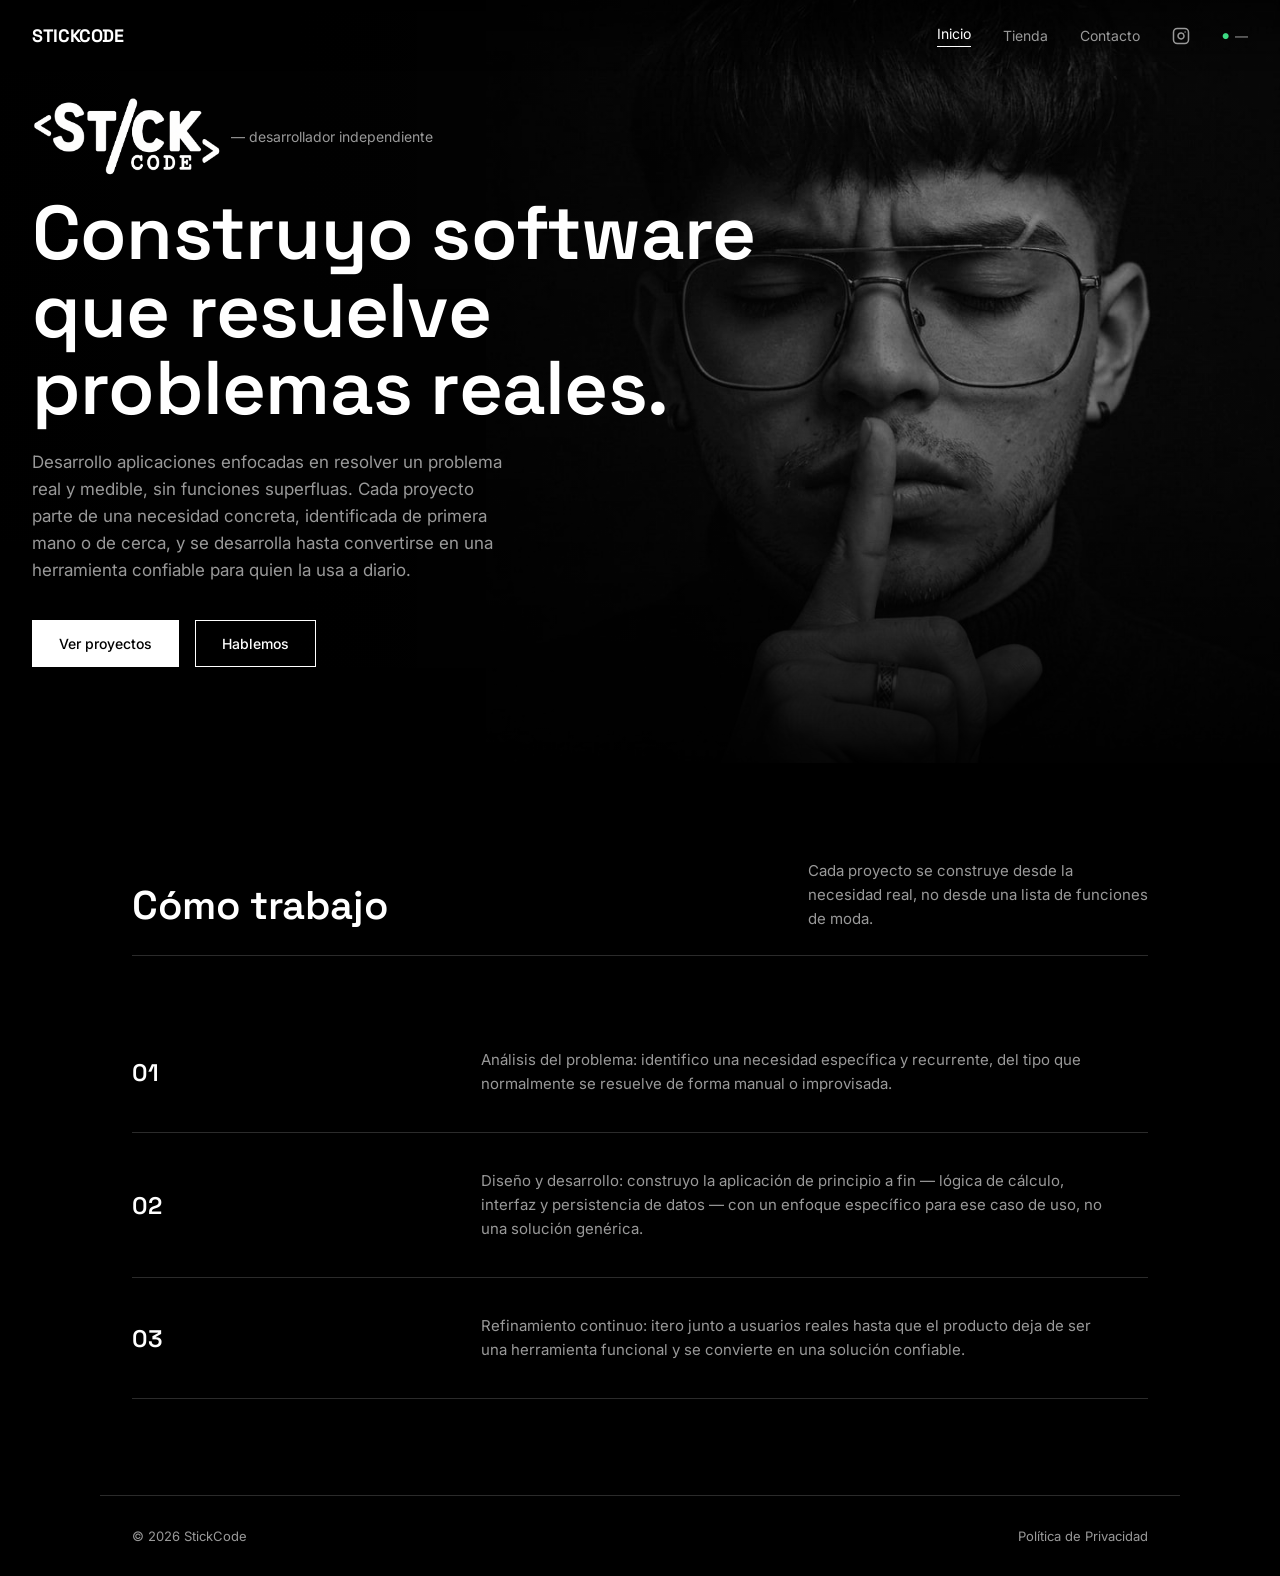
<file: index.html>
<!DOCTYPE html>
<html lang="es">
<head>
<meta charset="UTF-8">
<meta name="viewport" content="width=device-width, initial-scale=1.0">
<title>StickCode</title>
<meta name="description" content="StickCode construye aplicaciones que resuelven problemas cotidianos, empezando por MyNomiApp: nómina y horas extra para trabajadores colombianos.">
<link rel="stylesheet" href="style.css">
</head>
<body>

<nav class="nav" id="nav">
	<a href="index.html" class="nav-logo">STICKCODE</a>
	<div class="nav-links">
    <a href="index.html" class="active">Inicio</a>
		<a href="tienda.html">Tienda</a>
    <a href="contacto.html">Contacto</a>
    <a href="https://www.instagram.com/stickcode_" target="_blank" rel="noopener" class="nav-ig" aria-label="Instagram de StickCode">
      <svg viewBox="0 0 24 24" fill="none" stroke="currentColor" stroke-width="2" stroke-linecap="round" stroke-linejoin="round"><rect x="2" y="2" width="20" height="20" rx="5" ry="5"></rect><path d="M16 11.37A4 4 0 1 1 12.63 8 4 4 0 0 1 16 11.37z"></path><line x1="17.5" x2="17.51" y1="6.5" y2="6.5"></line></svg>
    </a>
    <span class="nav-counter"><span class="nav-counter-dot">●</span> <span data-site-counter>···</span></span>
  </div>
	<button class="nav-toggle" id="navToggle" aria-label="Abrir menú"><span></span><span></span><span></span></button>
</nav>

<section class="hero" id="hero">
  <div class="hero-bg hero-bg-a" style="background-image: url('assets/hero-photo.jpg');"></div>
  <div class="hero-bg hero-bg-b" style="background-image: url('assets/hero-photo1.jpg');"></div>
  <div class="hero-content">
    <div class="hero-eyebrow"><img src="assets/logostickcode.png" alt="StickCode"> — desarrollador independiente</div>
    <h1>Construyo software<br>que resuelve problemas reales.</h1>
    <p>Desarrollo aplicaciones enfocadas en resolver un problema real y medible, sin funciones superfluas. Cada proyecto parte de una necesidad concreta, identificada de primera mano o de cerca, y se desarrolla hasta convertirse en una herramienta confiable para quien la usa a diario.</p>
    <div class="hero-actions">
	    <a href="tienda.html#proyectos" class="btn filled">Ver proyectos</a>
      <a href="contacto.html" class="btn outline">Hablemos</a>
    </div>
  </div>
</section>

<section class="wrap">
  <div class="section-head">
    <h2>Cómo trabajo</h2>
    <p>Cada proyecto se construye desde la necesidad real, no desde una lista de funciones de moda.</p>
  </div>

  <div class="app-row">
    <div class="app-name">01</div>
    <div class="app-desc">Análisis del problema: identifico una necesidad específica y recurrente, del tipo que normalmente se resuelve de forma manual o improvisada.</div>
    <div></div>
  </div>
  <div class="app-row">
    <div class="app-name">02</div>
    <div class="app-desc">Diseño y desarrollo: construyo la aplicación de principio a fin — lógica de cálculo, interfaz y persistencia de datos — con un enfoque específico para ese caso de uso, no una solución genérica.</div>
    <div></div>
  </div>
  <div class="app-row">
    <div class="app-name">03</div>
    <div class="app-desc">Refinamiento continuo: itero junto a usuarios reales hasta que el producto deja de ser una herramienta funcional y se convierte en una solución confiable.</div>
    <div></div>
  </div>
</section>

<footer class="wrap">
  <span>© <span id="year"></span> StickCode</span>
  <a href="privacidad.html">Política de Privacidad</a>
</footer>

<script>
  document.getElementById('year').textContent = new Date().getFullYear();
  window.addEventListener('scroll', () => {
    document.getElementById('nav').classList.toggle('solid', window.scrollY > 40);
  });
</script>

<script>
  (function () {
    var hero = document.getElementById('hero');
    if (!hero) return;
    var showingColor = false;
    setInterval(function () {
      hero.classList.add('glitch-active');
      setTimeout(function () {
        showingColor = !showingColor;
        hero.classList.toggle('show-color', showingColor);
        hero.classList.remove('glitch-active');
      }, 500);
    }, 9000);
  })();
</script>


<script>
  (function () {
    var els = document.querySelectorAll('[data-site-counter]');
    if (!els.length) return;
    fetch('https://countapi.mileshilliard.com/api/v1/hit/stickcode-dev-site-visits')
      .then(function (res) { return res.json(); })
      .then(function (data) {
        var count = data && data.value !== undefined ? parseInt(data.value, 10) : null;
        els.forEach(function (el) {
          el.textContent = (typeof count === 'number' && !isNaN(count)) ? count.toLocaleString('es-CO') : '—';
        });
      })
      .catch(function () {
        els.forEach(function (el) { el.textContent = '—'; });
      });
  })();
</script>

<script>
  const navToggle = document.getElementById('navToggle');
  const navLinks = document.querySelector('.nav-links');
  if (navToggle && navLinks) {
    navToggle.addEventListener('click', () => {
      navToggle.classList.toggle('open');
      navLinks.classList.toggle('open');
    });
    navLinks.querySelectorAll('a').forEach(a => {
      a.addEventListener('click', () => {
        navToggle.classList.remove('open');
        navLinks.classList.remove('open');
      });
    });
  }
</script>
</body>
</html>
</file>
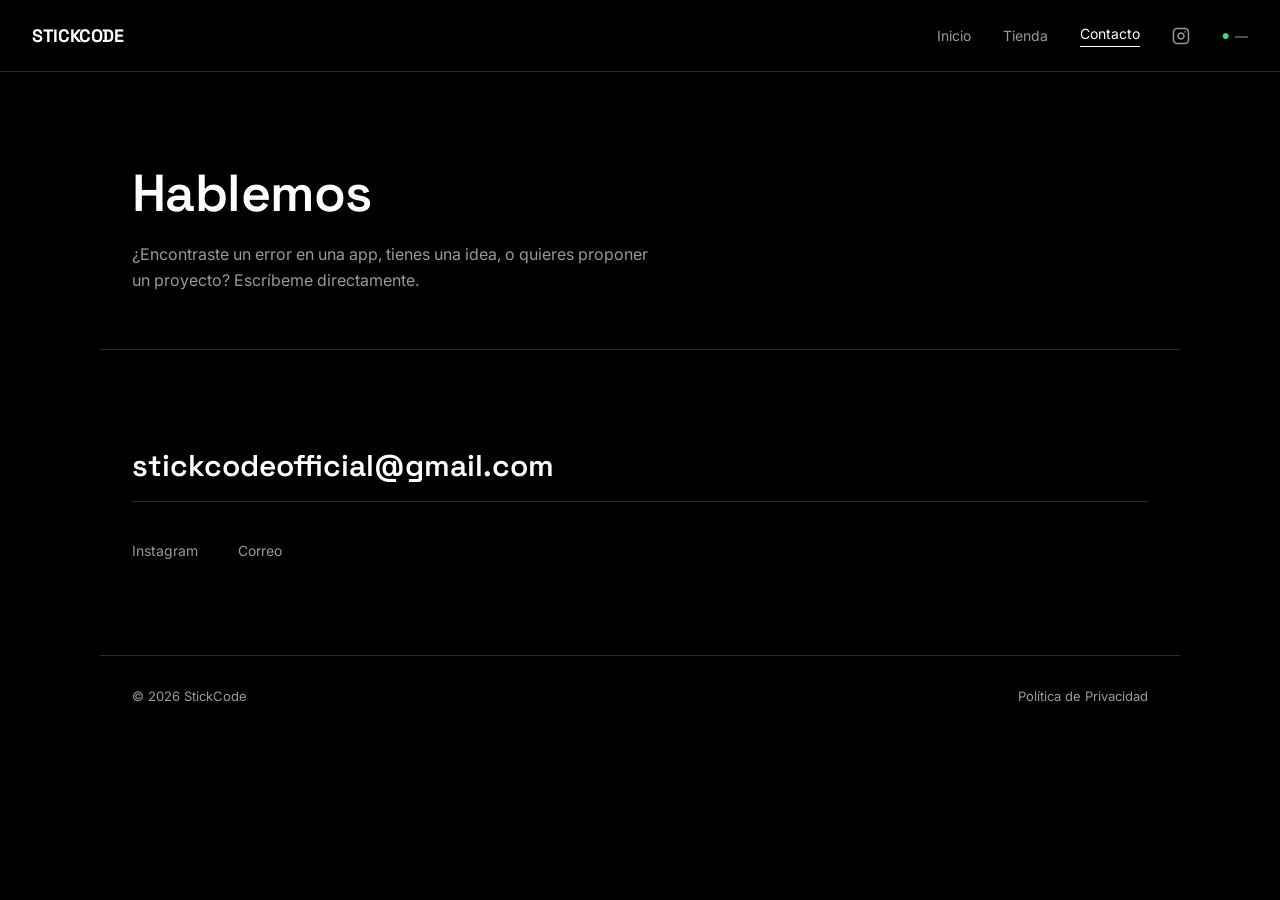
<file: contacto.html>
<!DOCTYPE html>
<html lang="es">
<head>
<meta charset="UTF-8">
<meta name="viewport" content="width=device-width, initial-scale=1.0">
<title>Contacto | StickCode</title>
<meta name="description" content="Escríbeme para hablar de un proyecto, reportar un error o proponer una idea.">
<link rel="stylesheet" href="style.css">
</head>
<body>

<nav class="nav solid">
	<a href="index.html" class="nav-logo">STICKCODE</a>
	<div class="nav-links">
    <a href="index.html">Inicio</a>
	<a href="tienda.html">Tienda</a>
    <a href="contacto.html" class="active">Contacto</a>
    <a href="https://www.instagram.com/stickcode_" target="_blank" rel="noopener" class="nav-ig" aria-label="Instagram de StickCode">
      <svg viewBox="0 0 24 24" fill="none" stroke="currentColor" stroke-width="2" stroke-linecap="round" stroke-linejoin="round"><rect x="2" y="2" width="20" height="20" rx="5" ry="5"></rect><path d="M16 11.37A4 4 0 1 1 12.63 8 4 4 0 0 1 16 11.37z"></path><line x1="17.5" x2="17.51" y1="6.5" y2="6.5"></line></svg>
    </a>
    <span class="nav-counter"><span class="nav-counter-dot">●</span> <span data-site-counter>···</span></span>
  </div>
	<button class="nav-toggle" id="navToggle" aria-label="Abrir menú"><span></span><span></span><span></span></button>
</nav>

<header class="page-header wrap">
  <h1>Hablemos</h1>
  <p>¿Encontraste un error en una app, tienes una idea, o quieres proponer un proyecto? Escríbeme directamente.</p>
</header>

<section class="wrap">
  <div class="contact-block">
    <a href="mailto:contacto@stickcode.dev" class="contact-email">stickcodeofficial@gmail.com</a>
    <div class="contact-meta">
      <a href="https://www.instagram.com/stickcodeofficial" target="_blank" rel="noopener">Instagram</a>
      <a href="mailto:stickcodeofficial@gmail.com">Correo</a>
    </div>
  </div>
</section>

<footer class="wrap">
  <span>© <span id="year"></span> StickCode</span>
  <a href="privacidad.html">Política de Privacidad</a>
</footer>

<script>
  document.getElementById('year').textContent = new Date().getFullYear();
</script>


<script>
  (function () {
    var els = document.querySelectorAll('[data-site-counter]');
    if (!els.length) return;
    fetch('https://countapi.mileshilliard.com/api/v1/hit/stickcode-dev-site-visits')
      .then(function (res) { return res.json(); })
      .then(function (data) {
        var count = data && data.value !== undefined ? parseInt(data.value, 10) : null;
        els.forEach(function (el) {
          el.textContent = (typeof count === 'number' && !isNaN(count)) ? count.toLocaleString('es-CO') : '—';
        });
      })
      .catch(function () {
        els.forEach(function (el) { el.textContent = '—'; });
      });
  })();
</script>

<script>
  const navToggle = document.getElementById('navToggle');
  const navLinks = document.querySelector('.nav-links');
  if (navToggle && navLinks) {
    navToggle.addEventListener('click', () => {
      navToggle.classList.toggle('open');
      navLinks.classList.toggle('open');
    });
    navLinks.querySelectorAll('a').forEach(a => {
      a.addEventListener('click', () => {
        navToggle.classList.remove('open');
        navLinks.classList.remove('open');
      });
    });
  }
</script>
</body>
</html>
</file>
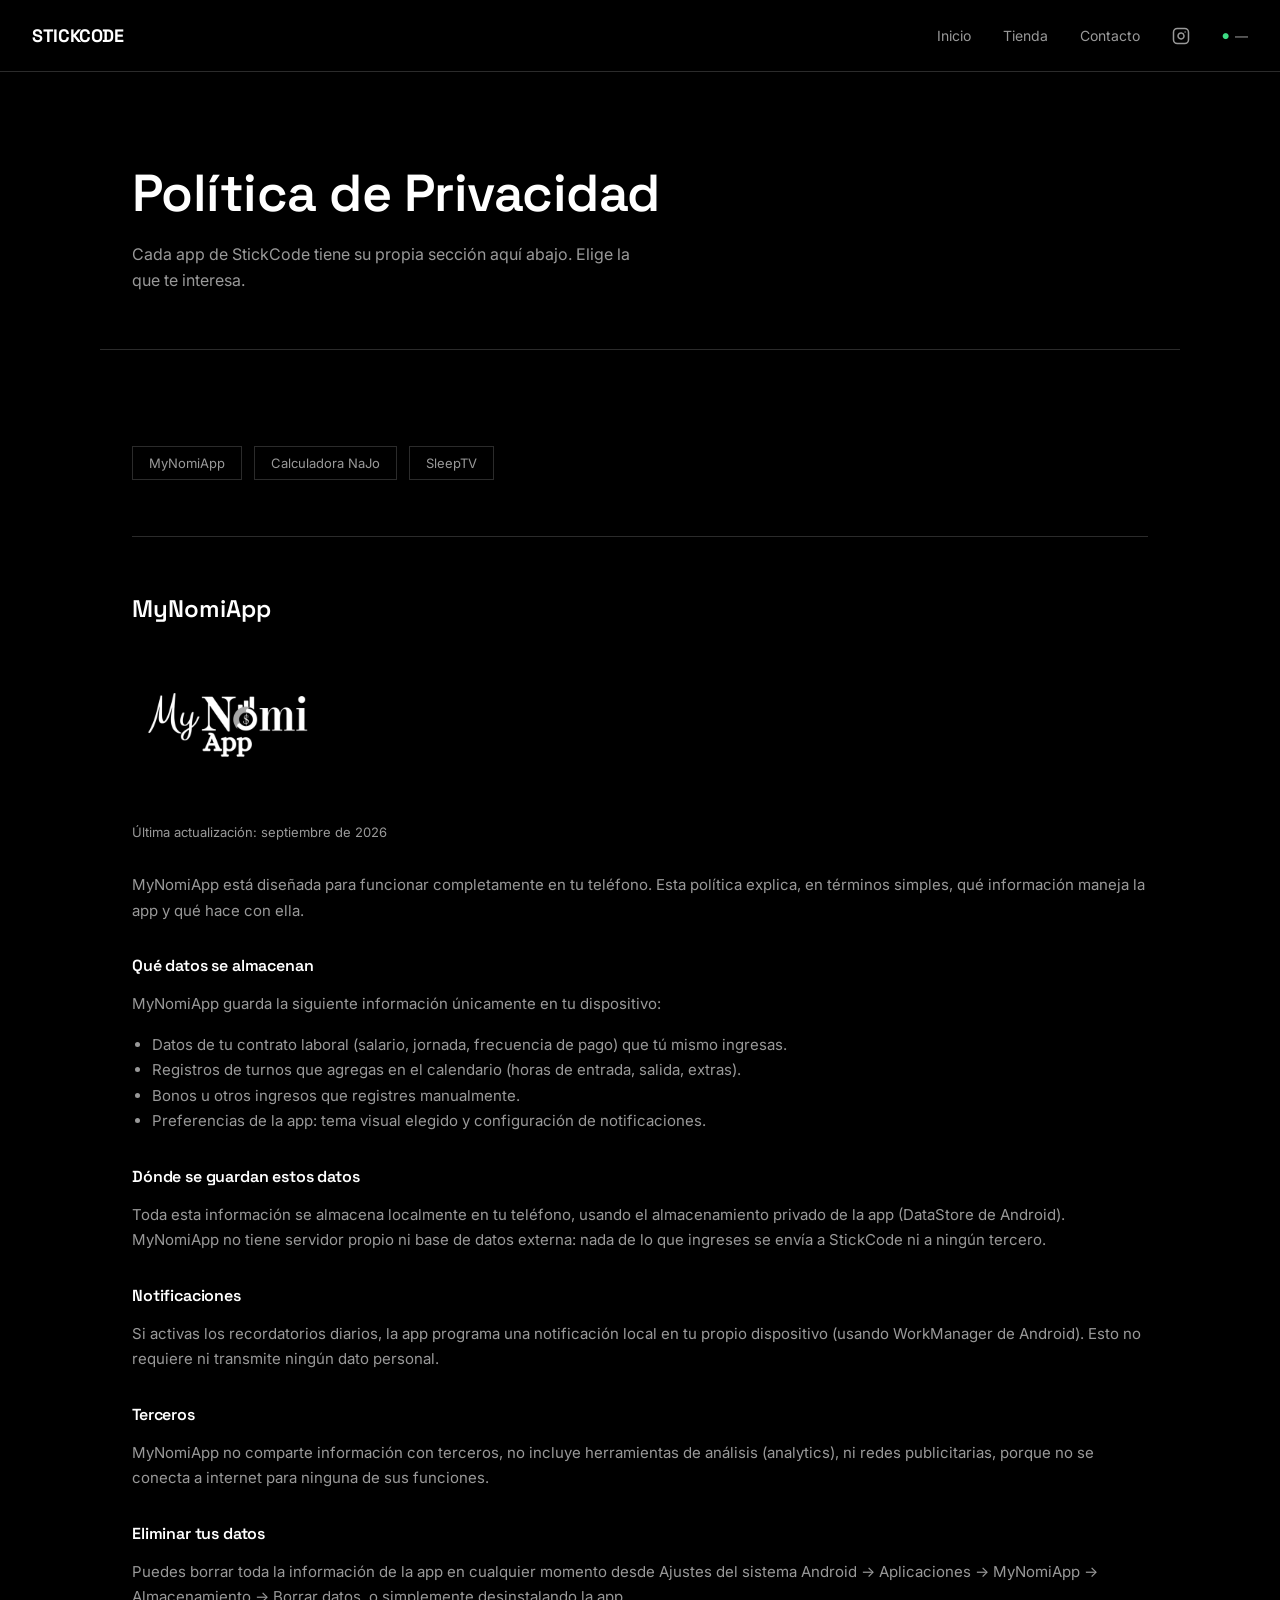
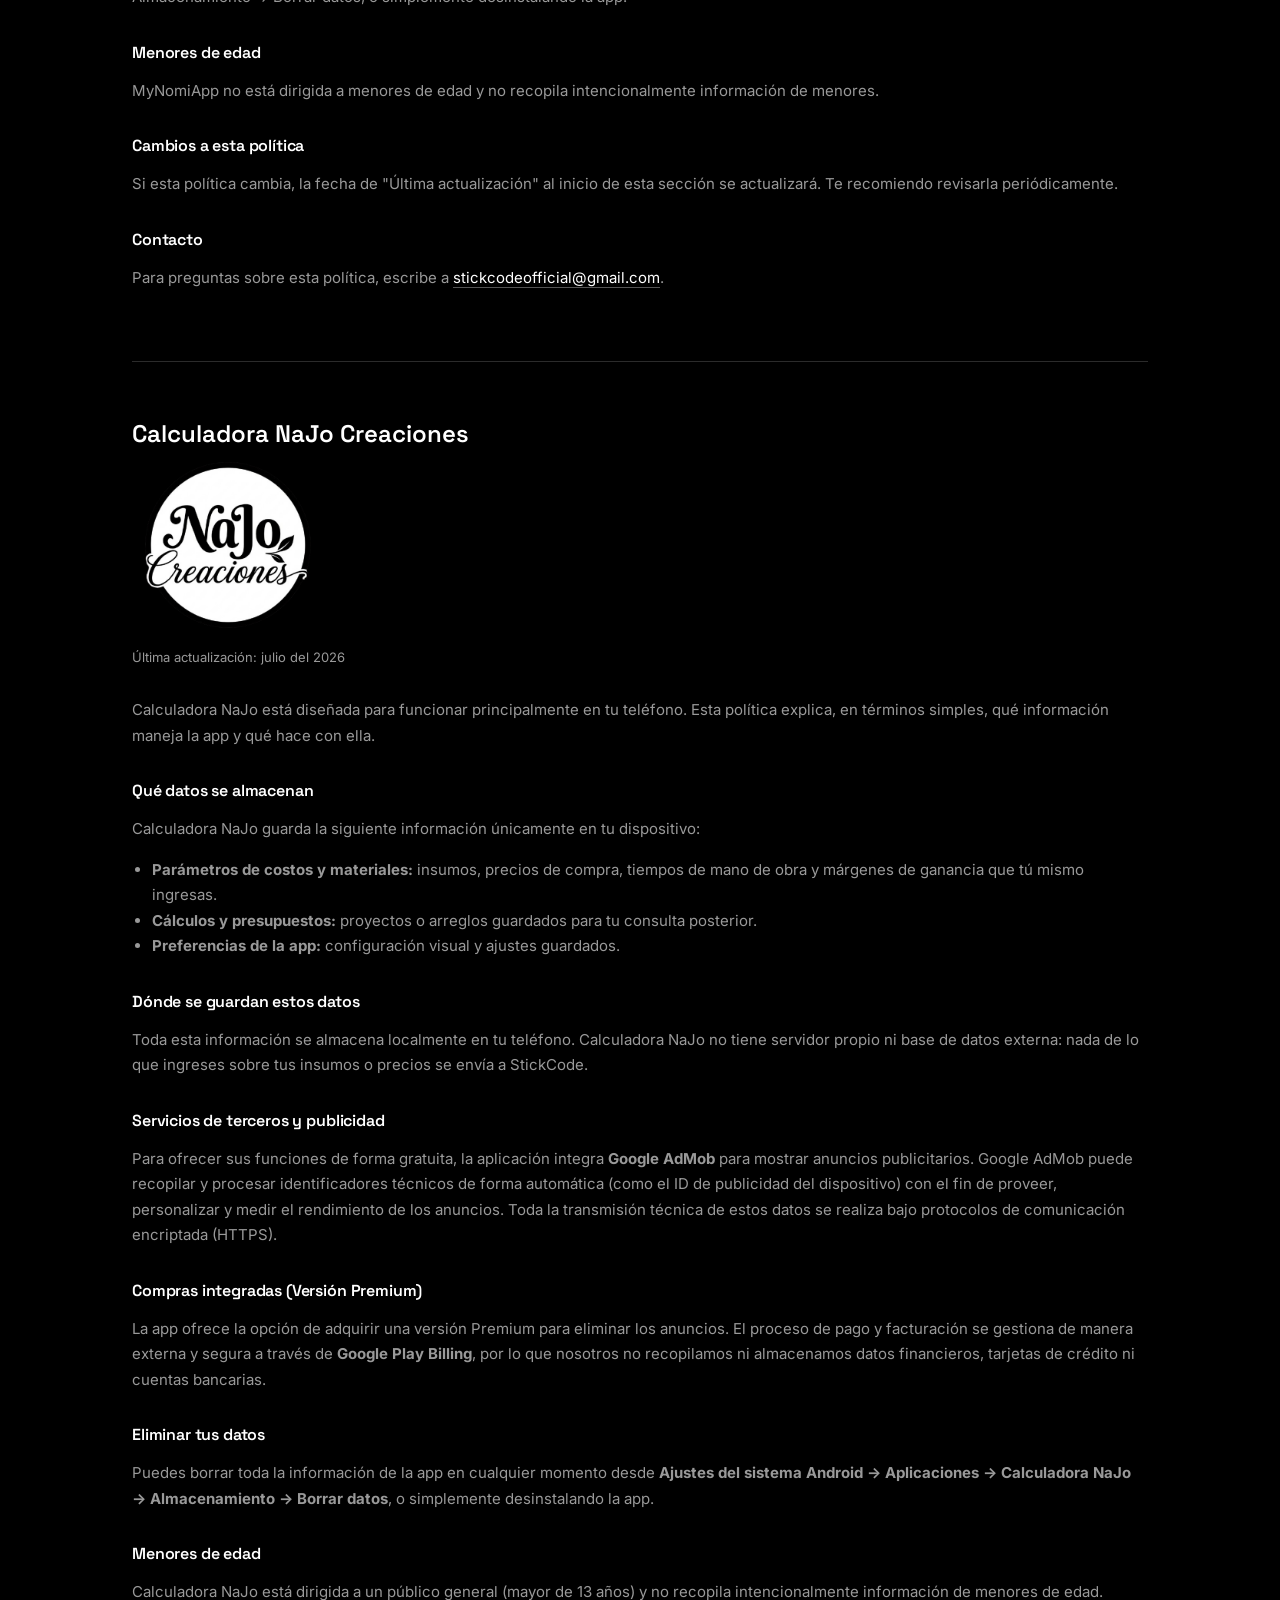
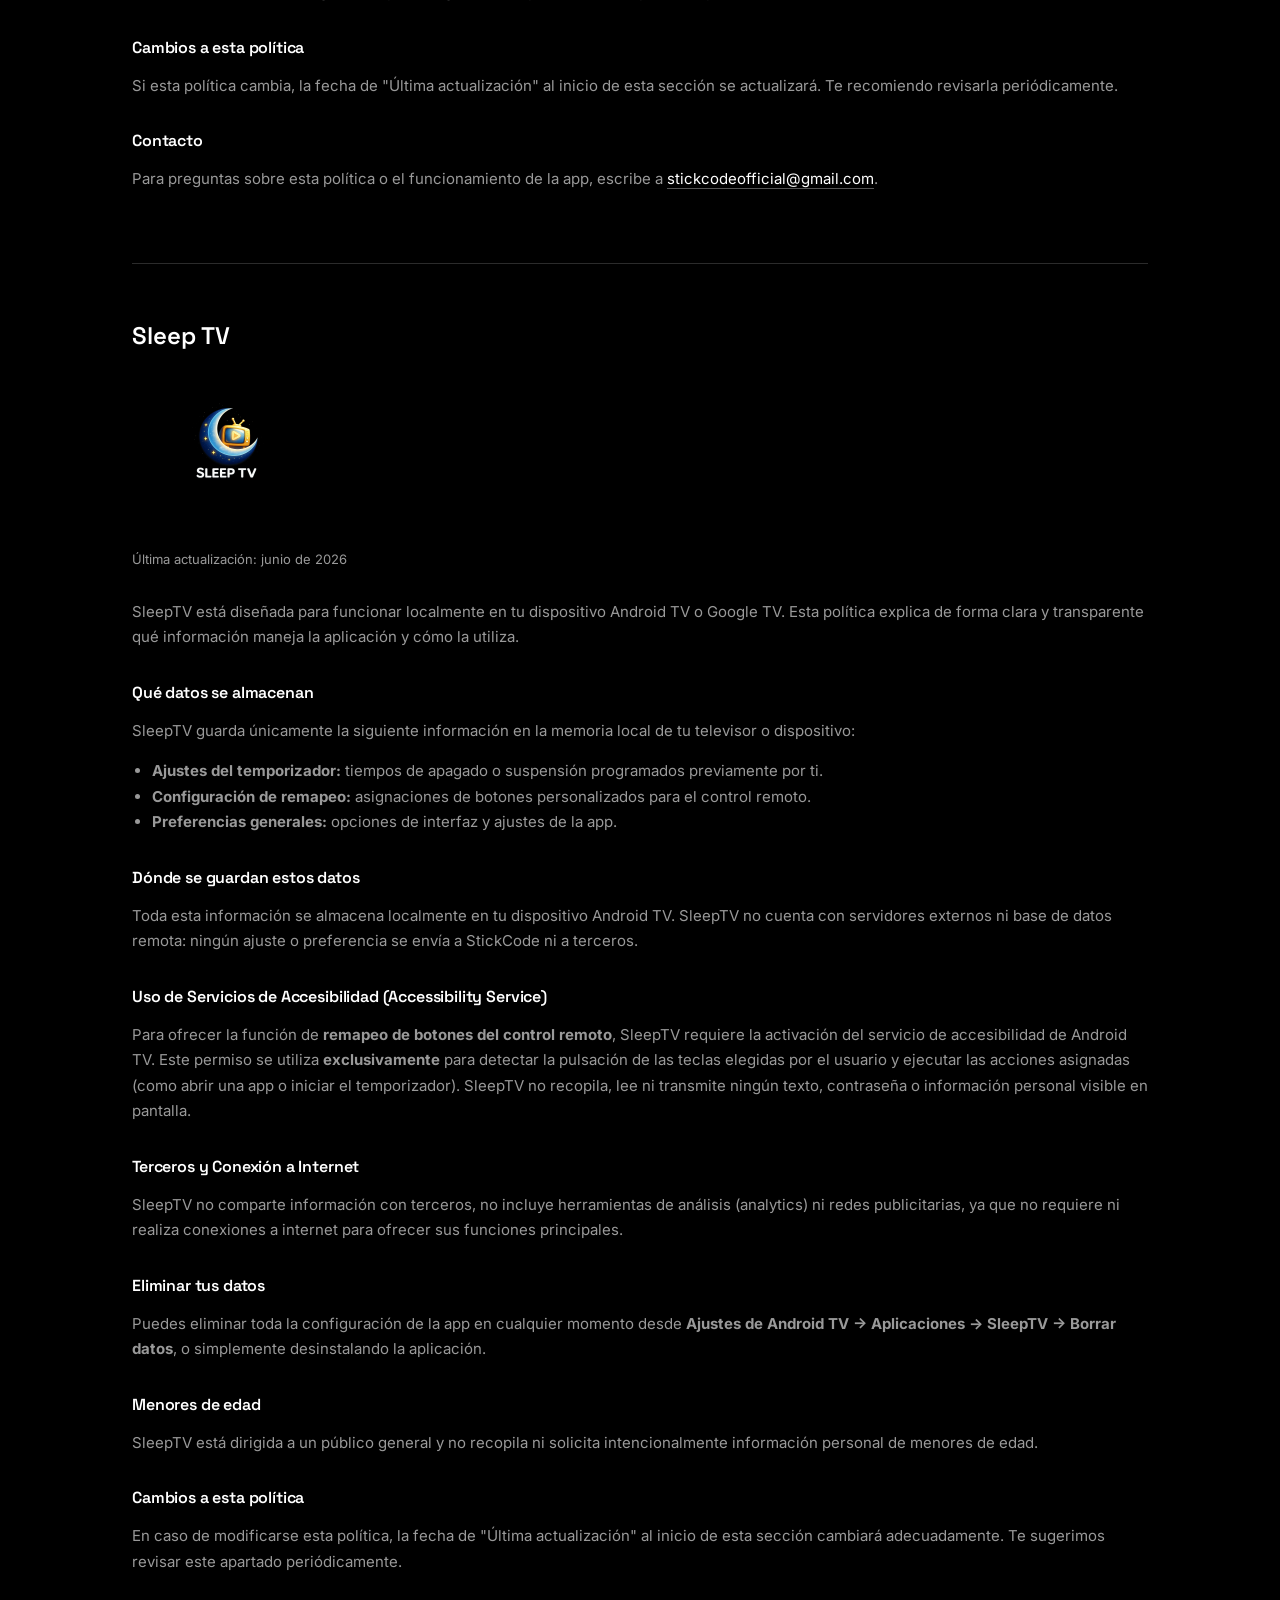
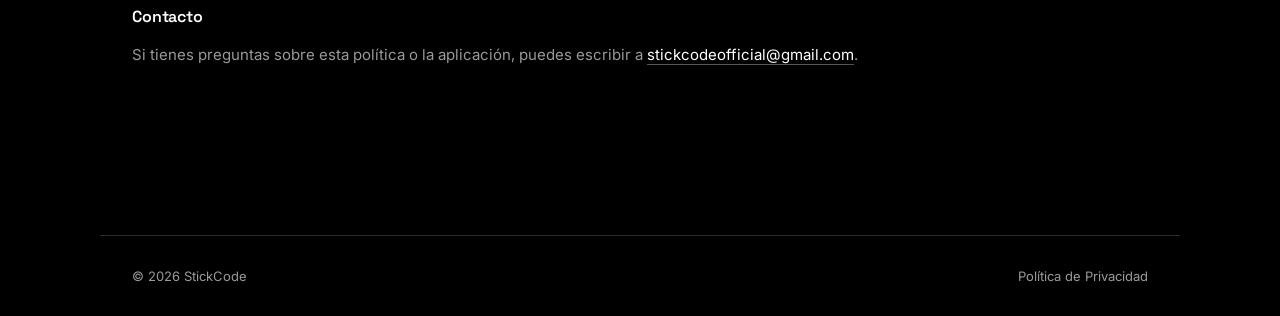
<file: privacidad.html>
<!DOCTYPE html>
<html lang="es">
	<head>
		<meta charset="UTF-8">
			<meta name="viewport" content="width=device-width, initial-scale=1.0">
				<title>Política de Privacidad | StickCode</title>
				<meta name="description" content="Políticas de privacidad de las aplicaciones móviles y de Android TV desarrolladas por StickCode.">
					<link rel="stylesheet" href="style.css">
</head>
	<body>

		<nav class="nav solid">
			<a href="index.html" class="nav-logo">STICKCODE</a>
			<div class="nav-links">
				<a href="index.html">Inicio</a>
				<a href="tienda.html">Tienda</a>
    <a href="contacto.html">Contacto</a>
    <a href="https://www.instagram.com/stickcode_" target="_blank" rel="noopener" class="nav-ig" aria-label="Instagram de StickCode">
      <svg viewBox="0 0 24 24" fill="none" stroke="currentColor" stroke-width="2" stroke-linecap="round" stroke-linejoin="round"><rect x="2" y="2" width="20" height="20" rx="5" ry="5"></rect><path d="M16 11.37A4 4 0 1 1 12.63 8 4 4 0 0 1 16 11.37z"></path><line x1="17.5" x2="17.51" y1="6.5" y2="6.5"></line></svg>
    </a>
    <span class="nav-counter"><span class="nav-counter-dot">●</span> <span data-site-counter>···</span></span>
  </div>
	<button class="nav-toggle" id="navToggle" aria-label="Abrir menú"><span></span><span></span><span></span></button>
		</nav>

		<header class="page-header wrap">
			<h1>Política de Privacidad</h1>
			<p>Cada app de StickCode tiene su propia sección aquí abajo. Elige la que te interesa.</p>
		</header>

		<section class="wrap">
			<!-- NAVEGACIÓN SUPERIOR CON TODAS LAS APPS -->
			<div class="privacy-nav">
				<a href="#mynomiapp">MyNomiApp</a>
				<a href="#calculadoranajocreaciones">Calculadora NaJo</a>
				<a href="#sleeptv">SleepTV</a>
			</div>

			<!-- MYNOMIAPP -->
			<article class="privacy-app" id="mynomiapp">
				<div class="app-name">MyNomiApp</div>
				<h2>
					<img src="assets/mynomiapplogoblanco.png" alt="MyNomiApp">
				</h2>
				<div class="privacy-updated">Última actualización: septiembre de 2026</div>

				<p>MyNomiApp está diseñada para funcionar completamente en tu teléfono. Esta política explica, en términos simples, qué información maneja la app y qué hace con ella.</p>

				<h3>Qué datos se almacenan</h3>
				<p>MyNomiApp guarda la siguiente información únicamente en tu dispositivo:</p>
				<ul>
					<li>Datos de tu contrato laboral (salario, jornada, frecuencia de pago) que tú mismo ingresas.</li>
					<li>Registros de turnos que agregas en el calendario (horas de entrada, salida, extras).</li>
					<li>Bonos u otros ingresos que registres manualmente.</li>
					<li>Preferencias de la app: tema visual elegido y configuración de notificaciones.</li>
				</ul>

				<h3>Dónde se guardan estos datos</h3>
				<p>Toda esta información se almacena localmente en tu teléfono, usando el almacenamiento privado de la app (DataStore de Android). MyNomiApp no tiene servidor propio ni base de datos externa: nada de lo que ingreses se envía a StickCode ni a ningún tercero.</p>

				<h3>Notificaciones</h3>
				<p>Si activas los recordatorios diarios, la app programa una notificación local en tu propio dispositivo (usando WorkManager de Android). Esto no requiere ni transmite ningún dato personal.</p>

				<h3>Terceros</h3>
				<p>MyNomiApp no comparte información con terceros, no incluye herramientas de análisis (analytics), ni redes publicitarias, porque no se conecta a internet para ninguna de sus funciones.</p>

				<h3>Eliminar tus datos</h3>
				<p>Puedes borrar toda la información de la app en cualquier momento desde Ajustes del sistema Android → Aplicaciones → MyNomiApp → Almacenamiento → Borrar datos, o simplemente desinstalando la app.</p>

				<h3>Menores de edad</h3>
				<p>MyNomiApp no está dirigida a menores de edad y no recopila intencionalmente información de menores.</p>

				<h3>Cambios a esta política</h3>
				<p>Si esta política cambia, la fecha de "Última actualización" al inicio de esta sección se actualizará. Te recomiendo revisarla periódicamente.</p>

				<h3>Contacto</h3>
				<p>
					Para preguntas sobre esta política, escribe a <a href="mailto:stickcodeofficial@gmail.com" style="color:var(--white); border-bottom:1px solid var(--gray-3);">stickcodeofficial@gmail.com</a>.
				</p>
			</article>

			<!-- CALCULADORA NAJO CREACIONES -->
			<article class="privacy-app" id="calculadoranajocreaciones">
				<div class="app-name">Calculadora NaJo Creaciones</div>
				<h2>
					<img src="assets/1775512325619.png" alt="Calculadora NaJo">
				</h2>
				<div class="privacy-updated">Última actualización: julio del 2026</div>

				<p>Calculadora NaJo está diseñada para funcionar principalmente en tu teléfono. Esta política explica, en términos simples, qué información maneja la app y qué hace con ella.</p>

				<h3>Qué datos se almacenan</h3>
				<p>Calculadora NaJo guarda la siguiente información únicamente en tu dispositivo:</p>
				<ul>
					<li>
						<strong>Parámetros de costos y materiales:</strong> insumos, precios de compra, tiempos de mano de obra y márgenes de ganancia que tú mismo ingresas.
					</li>
					<li>
						<strong>Cálculos y presupuestos:</strong> proyectos o arreglos guardados para tu consulta posterior.
					</li>
					<li>
						<strong>Preferencias de la app:</strong> configuración visual y ajustes guardados.
					</li>
				</ul>

				<h3>Dónde se guardan estos datos</h3>
				<p>Toda esta información se almacena localmente en tu teléfono. Calculadora NaJo no tiene servidor propio ni base de datos externa: nada de lo que ingreses sobre tus insumos o precios se envía a StickCode.</p>

				<h3>Servicios de terceros y publicidad</h3>
				<p>
					Para ofrecer sus funciones de forma gratuita, la aplicación integra <strong>Google AdMob</strong> para mostrar anuncios publicitarios. Google AdMob puede recopilar y procesar identificadores técnicos de forma automática (como el ID de publicidad del dispositivo) con el fin de proveer, personalizar y medir el rendimiento de los anuncios. Toda la transmisión técnica de estos datos se realiza bajo protocolos de comunicación encriptada (HTTPS).
				</p>

				<h3>Compras integradas (Versión Premium)</h3>
				<p>
					La app ofrece la opción de adquirir una versión Premium para eliminar los anuncios. El proceso de pago y facturación se gestiona de manera externa y segura a través de <strong>Google Play Billing</strong>, por lo que nosotros no recopilamos ni almacenamos datos financieros, tarjetas de crédito ni cuentas bancarias.
				</p>

				<h3>Eliminar tus datos</h3>
				<p>
					Puedes borrar toda la información de la app en cualquier momento desde <strong>Ajustes del sistema Android → Aplicaciones → Calculadora NaJo → Almacenamiento → Borrar datos</strong>, o simplemente desinstalando la app.
				</p>

				<h3>Menores de edad</h3>
				<p>Calculadora NaJo está dirigida a un público general (mayor de 13 años) y no recopila intencionalmente información de menores de edad.</p>

				<h3>Cambios a esta política</h3>
				<p>Si esta política cambia, la fecha de "Última actualización" al inicio de esta sección se actualizará. Te recomiendo revisarla periódicamente.</p>

				<h3>Contacto</h3>
				<p>
					Para preguntas sobre esta política o el funcionamiento de la app, escribe a <a href="mailto:stickcodeofficial@gmail.com" style="color:var(--white); border-bottom:1px solid var(--gray-3);">stickcodeofficial@gmail.com</a>.
				</p>
			</article>

			<!-- SLEEPTV -->
			<article class="privacy-app" id="sleeptv">
				<div class="app-name">Sleep TV</div>
				<h2>
					<img src="assets/sleeptv.png" alt="SleepTV">
				</h2>
				<div class="privacy-updated">Última actualización: junio de 2026</div>

				<p>SleepTV está diseñada para funcionar localmente en tu dispositivo Android TV o Google TV. Esta política explica de forma clara y transparente qué información maneja la aplicación y cómo la utiliza.</p>

				<h3>Qué datos se almacenan</h3>
				<p>SleepTV guarda únicamente la siguiente información en la memoria local de tu televisor o dispositivo:</p>
				<ul>
					<li>
						<strong>Ajustes del temporizador:</strong> tiempos de apagado o suspensión programados previamente por ti.
					</li>
					<li>
						<strong>Configuración de remapeo:</strong> asignaciones de botones personalizados para el control remoto.
					</li>
					<li>
						<strong>Preferencias generales:</strong> opciones de interfaz y ajustes de la app.
					</li>
				</ul>

				<h3>Dónde se guardan estos datos</h3>
				<p>Toda esta información se almacena localmente en tu dispositivo Android TV. SleepTV no cuenta con servidores externos ni base de datos remota: ningún ajuste o preferencia se envía a StickCode ni a terceros.</p>

				<h3>Uso de Servicios de Accesibilidad (Accessibility Service)</h3>
				<p>
					Para ofrecer la función de <strong>remapeo de botones del control remoto</strong>, SleepTV requiere la activación del servicio de accesibilidad de Android TV. Este permiso se utiliza <strong>exclusivamente</strong> para detectar la pulsación de las teclas elegidas por el usuario y ejecutar las acciones asignadas (como abrir una app o iniciar el temporizador). SleepTV no recopila, lee ni transmite ningún texto, contraseña o información personal visible en pantalla.
				</p>

				<h3>Terceros y Conexión a Internet</h3>
				<p>SleepTV no comparte información con terceros, no incluye herramientas de análisis (analytics) ni redes publicitarias, ya que no requiere ni realiza conexiones a internet para ofrecer sus funciones principales.</p>

				<h3>Eliminar tus datos</h3>
				<p>
					Puedes eliminar toda la configuración de la app en cualquier momento desde <strong>Ajustes de Android TV → Aplicaciones → SleepTV → Borrar datos</strong>, o simplemente desinstalando la aplicación.
				</p>

				<h3>Menores de edad</h3>
				<p>SleepTV está dirigida a un público general y no recopila ni solicita intencionalmente información personal de menores de edad.</p>

				<h3>Cambios a esta política</h3>
				<p>En caso de modificarse esta política, la fecha de "Última actualización" al inicio de esta sección cambiará adecuadamente. Te sugerimos revisar este apartado periódicamente.</p>

				<h3>Contacto</h3>
				<p>
					Si tienes preguntas sobre esta política o la aplicación, puedes escribir a <a href="mailto:stickcodeofficial@gmail.com" style="color:var(--white); border-bottom:1px solid var(--gray-3);">stickcodeofficial@gmail.com</a>.
				</p>
			</article>
		</section>

		<footer class="wrap">
			<span>
				© <span id="year"></span> StickCode
			</span>
			<a href="privacidad.html">Política de Privacidad</a>
		</footer>

		<script>
			document.getElementById('year').textContent = new Date().getFullYear();
		</script>

	
<script>
  (function () {
    var els = document.querySelectorAll('[data-site-counter]');
    if (!els.length) return;
    fetch('https://countapi.mileshilliard.com/api/v1/hit/stickcode-dev-site-visits')
      .then(function (res) { return res.json(); })
      .then(function (data) {
        var count = data && data.value !== undefined ? parseInt(data.value, 10) : null;
        els.forEach(function (el) {
          el.textContent = (typeof count === 'number' && !isNaN(count)) ? count.toLocaleString('es-CO') : '—';
        });
      })
      .catch(function () {
        els.forEach(function (el) { el.textContent = '—'; });
      });
  })();
</script>

<script>
  const navToggle = document.getElementById('navToggle');
  const navLinks = document.querySelector('.nav-links');
  if (navToggle && navLinks) {
    navToggle.addEventListener('click', () => {
      navToggle.classList.toggle('open');
      navLinks.classList.toggle('open');
    });
    navLinks.querySelectorAll('a').forEach(a => {
      a.addEventListener('click', () => {
        navToggle.classList.remove('open');
        navLinks.classList.remove('open');
      });
    });
  }
</script>
</body>
</html>
</file>
<file: style.css>
@import url('https://fonts.googleapis.com/css2?family=Space+Grotesk:wght@400;500;600;700&family=Inter:wght@400;500;600&display=swap');

:root {
  --black: #000000;
  --panel: #0d0d0d;
  --white: #ffffff;
  --gray-1: #999999;
  --gray-2: #2b2b2b;
  --gray-3: #555555;
  --max-width: 1080px;
}

* {
  box-sizing: border-box;
}

html {
  scroll-behavior: smooth;
}

body {
  margin: 0;
  background: var(--black);
  color: var(--white);
  font-family: 'Inter', sans-serif;
  -webkit-font-smoothing: antialiased;
}

h1, h2, h3, .display {
  font-family: 'Space Grotesk', sans-serif;
  font-weight: 600;
  margin: 0;
  letter-spacing: -0.01em;
}

a {
  color: inherit;
  text-decoration: none;
}

.wrap {
  max-width: var(--max-width);
  margin: 0 auto;
  padding-left: 32px;
  padding-right: 32px;
}

/* Nav */
.nav {
  position: fixed;
  top: 0;
  left: 0;
  right: 0;
  z-index: 50;
  display: flex;
  align-items: center;
  justify-content: space-between;
  padding: 24px 32px;
  background: linear-gradient(to bottom, rgba(0,0,0,0.6), transparent);
}

.nav.solid {
  background: var(--black);
  border-bottom: 1px solid var(--gray-2);
}

.nav-logo {
  font-family: 'Space Grotesk', sans-serif;
  font-weight: 700;
  font-size: 18px;
  letter-spacing: -0.02em;
  display: block;
}

.nav-logo img {
  height: 30px;
  width: auto;
  display: block;
}

.nav-links {
  display: flex;
  align-items: center;
  gap: 32px;
  font-size: 14px;
  color: var(--gray-1);
}

.nav-links a:hover {
  color: var(--white);
}

.nav-ig {
  display: flex;
  align-items: center;
}

.nav-ig svg {
  width: 18px;
  height: 18px;
  display: block;
}

.nav-links a.active {
  color: var(--white);
  border-bottom: 1px solid var(--white);
  padding-bottom: 4px;
}

.nav-counter {
  display: inline-flex;
  align-items: center;
  gap: 6px;
  font-size: 13px;
  color: var(--gray-1);
  white-space: nowrap;
}

.nav-counter-dot {
  font-size: 8px;
  color: #3ddc84;
  line-height: 1;
}

.nav-toggle {
  display: none;
  flex-direction: column;
  justify-content: center;
  gap: 5px;
  width: 32px;
  height: 32px;
  background: none;
  border: none;
  cursor: pointer;
  z-index: 60;
}

.nav-toggle span {
  display: block;
  height: 2px;
  width: 100%;
  background: var(--white);
  transition: transform 0.25s ease, opacity 0.25s ease;
}

.nav-toggle.open span:nth-child(1) {
  transform: translateY(7px) rotate(45deg);
}

.nav-toggle.open span:nth-child(2) {
  opacity: 0;
}

.nav-toggle.open span:nth-child(3) {
  transform: translateY(-7px) rotate(-45deg);
}

/* Hero */
.hero {
  position: relative;
  min-height: 100vh;
  display: flex;
  align-items: center;
  background-color: #050505;
  overflow: hidden;
}

.hero-bg {
  position: absolute;
  inset: 0;
  z-index: 1;
  background-size: cover;
  background-position: right center;
  opacity: 1;
  transition: opacity 0.15s linear;
}

.hero-bg-b {
  opacity: 0;
}

.hero.show-color .hero-bg-a {
  opacity: 0;
}

.hero.show-color .hero-bg-b {
  opacity: 1;
}

.hero.glitch-active .hero-bg {
  animation: heroGlitch 0.5s steps(8, end);
}

.hero.glitch-active .hero-bg-b {
  animation-direction: reverse;
}

@keyframes heroGlitch {
  0%   { opacity: 1;  clip-path: inset(0 0 0 0);     transform: translateX(0); filter: none; }
  10%  { opacity: .25; clip-path: inset(8% 0 62% 0);  transform: translateX(-8px); }
  20%  { opacity: 1;  clip-path: inset(70% 0 4% 0);   transform: translateX(6px); filter: hue-rotate(25deg); }
  32%  { opacity: .3; clip-path: inset(28% 0 42% 0);  transform: translateX(-5px); }
  45%  { opacity: 1;  clip-path: inset(0 0 0 0);      transform: translateX(4px); filter: hue-rotate(-20deg); }
  60%  { opacity: .35; clip-path: inset(52% 0 18% 0); transform: translateX(-6px); }
  75%  { opacity: 1;  clip-path: inset(4% 0 58% 0);   transform: translateX(3px); }
  100% { opacity: 1;  clip-path: inset(0 0 0 0);      transform: translateX(0); filter: none; }
}

@media (min-width: 900px) {
  .hero {
    min-height: 82vh;
    max-height: 820px;
  }

  .hero-bg {
    left: 38%;
    background-position: center 15%;
  }
}

@media (min-width: 1300px) {
  .hero-bg {
    left: 45%;
  }
}

.hero::before {
  content: "";
  position: absolute;
  inset: 0;
  z-index: 2;
  background:
    linear-gradient(to top, rgba(0,0,0,0.94) 0%, rgba(0,0,0,0.3) 42%, rgba(0,0,0,0.15) 100%),
    linear-gradient(to right, rgba(0,0,0,0.97) 0%, rgba(0,0,0,0.75) 30%, rgba(0,0,0,0.15) 62%, rgba(0,0,0,0.05) 100%);
}

.hero-content {
  position: relative;
  z-index: 3;
  width: 100%;
  padding: 0 32px;
}

.hero-eyebrow {
  font-size: 14px;
  color: var(--gray-1);
  margin-bottom: 18px;
  display: flex;
  align-items: center;
  gap: 10px;
}

.hero-eyebrow img {
  height: 80px;
  width: auto;
  display: block;
}

.app-logo,
.privacy-app h2 img {
  width: 192px;
  height: 192px;
  object-fit: contain;
  object-position: left center;
  display: block;
}

.privacy-app h2 {
  display: flex;
  align-items: center;
}

.hero h1 {
  font-size: clamp(38px, 6.5vw, 76px);
  line-height: 1.02;
  max-width: 780px;
}

.hero p {
  margin-top: 22px;
  font-size: 17px;
  color: var(--gray-1);
  max-width: 480px;
  line-height: 1.6;
}

.hero-actions {
  margin-top: 36px;
  display: flex;
  gap: 16px;
  align-items: center;
}

.btn {
  display: inline-block;
  padding: 14px 26px;
  border: 1px solid var(--white);
  font-size: 14px;
  font-weight: 500;
  transition: background 0.2s ease, color 0.2s ease;
}

.btn.filled {
  background: var(--white);
  color: var(--black);
}

.btn.filled:hover {
  background: transparent;
  color: var(--white);
}

.btn.outline {
  color: var(--white);
}

.btn.outline:hover {
  background: var(--white);
  color: var(--black);
}

/* Sections */
section {
  padding: 96px 0;
}

.section-head {
  display: flex;
  justify-content: space-between;
  align-items: flex-end;
  margin-bottom: 56px;
  gap: 24px;
  border-bottom: 1px solid var(--gray-2);
  padding-bottom: 24px;
}

.section-head h2 {
  font-size: clamp(28px, 4vw, 40px);
}

.section-head p {
  color: var(--gray-1);
  max-width: 340px;
  font-size: 15px;
  line-height: 1.6;
  margin: 0;
}

/* App list (portafolio) */
.app-row {
  display: grid;
  grid-template-columns: 1fr 2fr auto;
  gap: 32px;
  align-items: center;
  padding: 36px 0;
  border-bottom: 1px solid var(--gray-2);
}

.app-row:first-child {
  border-top: 1px solid var(--gray-2);
}

.app-name {
  font-family: 'Space Grotesk', sans-serif;
  font-size: 24px;
  font-weight: 600;
}

.app-status {
  display: inline-block;
  margin-top: 8px;
  font-size: 12px;
  color: var(--gray-1);
  border: 1px solid var(--gray-3);
  padding: 3px 10px;
}

.app-desc {
  color: var(--gray-1);
  font-size: 15px;
  line-height: 1.6;
}

.app-link {
  font-size: 14px;
  white-space: nowrap;
  border-bottom: 1px solid var(--white);
  padding-bottom: 3px;
}

button.app-link {
  display: inline-block;
  background: none;
  border: none;
  border-bottom: 1px solid var(--white);
  color: var(--white);
  font-family: inherit;
  font-size: 14px;
  cursor: pointer;
  padding: 0 0 3px;
  text-align: left;
}

button.app-link:hover {
  color: var(--gray-1);
  border-color: var(--gray-1);
}

.app-row.upcoming .app-name,
.app-row.upcoming .app-desc {
  color: var(--gray-3);
}

.app-row.upcoming .app-status {
  color: var(--gray-3);
  border-color: var(--gray-2);
}

/* Contact */
.contact-block {
  display: flex;
  flex-direction: column;
  gap: 8px;
}

.contact-email {
  font-family: 'Space Grotesk', sans-serif;
  font-size: clamp(20px, 3.2vw, 30px);
  font-weight: 600;
  border-bottom: 1px solid var(--gray-2);
  padding-bottom: 16px;
  display: inline-block;
}

.contact-meta {
  margin-top: 32px;
  display: flex;
  gap: 40px;
  color: var(--gray-1);
  font-size: 14px;
}

.contact-meta a:hover {
  color: var(--white);
}

/* Footer */
footer {
  border-top: 1px solid var(--gray-2);
  padding: 32px 0;
  display: flex;
  justify-content: space-between;
  align-items: center;
  font-size: 13px;
  color: var(--gray-1);
}

footer a:hover {
  color: var(--white);
}

/* Privacy page */
.privacy-nav {
  display: flex;
  gap: 12px;
  flex-wrap: wrap;
  margin-bottom: 56px;
}

.privacy-nav a {
  font-size: 13px;
  border: 1px solid var(--gray-2);
  padding: 8px 16px;
  color: var(--gray-1);
}

.privacy-nav a:hover {
  border-color: var(--white);
  color: var(--white);
}

.privacy-app {
  padding: 56px 0;
  border-top: 1px solid var(--gray-2);
  scroll-margin-top: 100px;
}

.privacy-app h2 {
  font-size: 28px;
  margin-bottom: 8px;
}

.privacy-updated {
  color: var(--gray-1);
  font-size: 13px;
  margin-bottom: 32px;
}

.privacy-app h3 {
  font-size: 16px;
  margin-top: 32px;
  margin-bottom: 10px;
}

.privacy-app p, .privacy-app li {
  color: var(--gray-1);
  font-size: 15px;
  line-height: 1.7;
}

.privacy-app ul {
  padding-left: 20px;
  margin: 12px 0;
}

.page-header {
  padding-top: 160px;
  padding-bottom: 40px;
  border-bottom: 1px solid var(--gray-2);
}

.page-header h1 {
  font-size: clamp(32px, 5vw, 52px);
}

.page-header p {
  color: var(--gray-1);
  margin-top: 16px;
  max-width: 520px;
  line-height: 1.6;
}

/* Imágenes siempre responsivas por defecto */
img {
  max-width: 100%;
  height: auto;
}

@media (max-width: 900px) {
  .nav-toggle {
    display: flex;
  }

  .nav-links {
    position: fixed;
    top: 0;
    right: 0;
    height: 100vh;
    width: min(78vw, 320px);
    background: var(--panel);
    border-left: 1px solid var(--gray-2);
    flex-direction: column;
    align-items: flex-start;
    justify-content: center;
    gap: 28px;
    padding: 0 40px;
    font-size: 18px;
    transform: translateX(100%);
    transition: transform 0.3s ease;
  }

  .nav-links.open {
    transform: translateX(0);
  }

  .hero-content {
    padding-bottom: 64px;
  }

  .app-logo,
  .privacy-app h2 img {
    width: 120px;
    height: 120px;
  }
}

@media (max-width: 720px) {
  .app-row {
    grid-template-columns: 1fr;
    gap: 12px;
  }
  .section-head {
    flex-direction: column;
    align-items: flex-start;
  }
  .contact-meta {
    flex-direction: column;
    gap: 12px;
  }
  footer {
    flex-direction: column;
    gap: 12px;
    text-align: center;
  }
  .page-header {
    padding-top: 120px;
    padding-bottom: 32px;
  }
  section {
    padding: 64px 0;
  }
  .wrap {
    padding-left: 20px;
    padding-right: 20px;
  }
  .app-logo,
  .privacy-app h2 img {
    width: 90px;
    height: 90px;
  }
  .hero-eyebrow img {
    height: 56px;
  }
  .modal-box {
    padding: 24px 18px;
  }
  .modal-gallery {
    height: 220px;
  }
  .modal-gallery img {
    height: 220px;
    max-width: 78%;
  }
  .gallery-arrow {
    width: 30px;
    height: 30px;
    font-size: 16px;
  }
  .modal-video,
  .modal-video video {
    max-height: 50vh;
  }
}

@media (max-width: 420px) {
  .hero h1 {
    font-size: 30px;
  }
  .app-logo,
  .privacy-app h2 img {
    width: 72px;
    height: 72px;
  }
}

/* ===== Modal flotante de detalle de app ===== */
.modal-overlay {
  display: none;
  position: fixed;
  inset: 0;
  background: rgba(0, 0, 0, 0.85);
  z-index: 100;
  align-items: center;
  justify-content: center;
  padding: 24px;
}

.modal-overlay.open {
  display: flex;
}

.modal-box {
  background: var(--panel);
  border: 1px solid var(--gray-2);
  max-width: 720px;
  width: 100%;
  max-height: 88vh;
  overflow-y: auto;
  padding: 40px;
  position: relative;
}

.modal-close {
  position: absolute;
  top: 16px;
  right: 16px;
  background: none;
  border: 1px solid var(--gray-3);
  color: var(--white);
  width: 36px;
  height: 36px;
  font-size: 18px;
  cursor: pointer;
  line-height: 1;
}

.modal-close:hover {
  border-color: var(--white);
}

.modal-box h3 {
  font-size: clamp(22px, 4vw, 30px);
  margin-bottom: 18px;
  padding-right: 40px;
}

.modal-box p {
  color: var(--gray-1);
  font-size: 15px;
  line-height: 1.7;
  margin: 0 0 16px;
}

.modal-box h4 {
  font-family: 'Space Grotesk', sans-serif;
  font-size: 14px;
  color: var(--white);
  margin: 28px 0 12px;
  text-transform: uppercase;
  letter-spacing: 0.04em;
}

.modal-video {
  width: 100%;
  max-height: 65vh;
  background: #000;
  margin-bottom: 8px;
  display: flex;
  align-items: center;
  justify-content: center;
  overflow: hidden;
}

.modal-video video {
  display: block;
  width: auto;
  height: auto;
  max-width: 100%;
  max-height: 65vh;
}

.modal-video iframe {
  width: 100%;
  aspect-ratio: 16 / 9;
  border: 0;
  display: block;
}

.gallery-carousel {
  display: flex;
  align-items: center;
  gap: 10px;
}

.modal-gallery {
  flex: 1;
  display: flex;
  align-items: center;
  gap: 12px;
  height: 340px;
  overflow-x: auto;
  scroll-snap-type: x mandatory;
  scroll-behavior: smooth;
  scrollbar-width: none;
}

.modal-gallery::-webkit-scrollbar {
  display: none;
}

.modal-gallery img {
  flex: 0 0 auto;
  scroll-snap-align: start;
  height: 100%;
  width: auto;
  max-width: 82%;
  object-fit: contain;
  background: #000;
  cursor: zoom-in;
  border: 1px solid var(--gray-2);
  transition: border-color 0.2s ease;
}

.modal-gallery img:hover {
  border-color: var(--gray-3);
}

.gallery-arrow {
  flex: 0 0 auto;
  width: 36px;
  height: 36px;
  border: 1px solid var(--gray-3);
  background: none;
  color: var(--white);
  font-size: 18px;
  line-height: 1;
  cursor: pointer;
  display: flex;
  align-items: center;
  justify-content: center;
}

.gallery-arrow:hover {
  border-color: var(--white);
}

.modal-actions {
  margin-top: 28px;
}

/* ===== Panel lateral (Tienda) ===== */
.side-nav {
  position: fixed;
  top: 50%;
  right: 0;
  transform: translateY(-50%);
  z-index: 60;
  display: flex;
  flex-direction: column;
  background: rgba(13, 13, 13, 0.92);
  border: 1px solid var(--gray-2);
  border-right: none;
  border-radius: 14px 0 0 14px;
  overflow: hidden;
  backdrop-filter: blur(6px);
}

.side-nav-item {
  display: flex;
  flex-direction: row-reverse;
  align-items: center;
  gap: 12px;
  padding: 14px;
  color: var(--gray-1);
  white-space: nowrap;
  transition: color 0.2s ease, background 0.2s ease;
}

.side-nav-item:hover,
.side-nav-item.active {
  color: var(--white);
  background: rgba(255, 255, 255, 0.06);
}

.side-nav-icon {
  width: 20px;
  height: 20px;
  flex: 0 0 20px;
  display: flex;
  align-items: center;
  justify-content: center;
}

.side-nav-icon svg {
  width: 100%;
  height: 100%;
}

.side-nav-label {
  font-size: 13px;
  max-width: 0;
  opacity: 0;
  overflow: hidden;
  text-align: right;
  transition: max-width 0.25s ease, opacity 0.2s ease;
}

.side-nav:hover .side-nav-label {
  max-width: 120px;
  opacity: 1;
}

@media (max-width: 720px) {
  .side-nav {
    top: auto;
    bottom: 20px;
    right: 12px;
    left: auto;
    transform: none;
    border-radius: 14px;
    border: 1px solid var(--gray-2);
  }
  .side-nav-item { padding: 12px; }
  .side-nav-label,
  .side-nav:hover .side-nav-label {
    max-width: 0;
    opacity: 0;
  }
}

/* En la landing del juego el panel lateral tiene más íconos: reservamos
   espacio para que el texto no quede oculto debajo en móvil */
@media (max-width: 720px) {
  .game-page section.wrap {
    padding-right: 52px;
  }

  .game-page .game-hero-content,
  .game-page footer.wrap {
    padding-right: 20px;
  }
}

/* ===== Tarjetas de Proyectos ===== */
.project-grid {
  display: grid;
  grid-template-columns: repeat(auto-fill, minmax(240px, 1fr));
  gap: 20px;
}

.project-card {
  background: var(--panel);
  border: 1px solid var(--gray-2);
  cursor: pointer;
  text-align: left;
  padding: 0;
  display: flex;
  flex-direction: column;
  transition: border-color 0.2s ease, transform 0.2s ease;
  font-family: inherit;
  color: inherit;
}

.project-card:hover {
  border-color: var(--white);
  transform: translateY(-3px);
}

.project-card-cover {
  width: 100%;
  aspect-ratio: 16 / 10;
  object-fit: cover;
  display: block;
  background: #000;
}

.project-card-body {
  padding: 18px 20px;
}

.project-card-name {
  font-family: 'Space Grotesk', sans-serif;
  font-size: 18px;
  font-weight: 600;
  margin-bottom: 6px;
}

.project-card-price {
  font-size: 13px;
  color: var(--gray-1);
}

/* Encabezado del modal con botones de compra */
.modal-header-row {
  display: flex;
  justify-content: space-between;
  align-items: flex-start;
  flex-wrap: wrap;
  gap: 14px;
  padding-right: 40px;
  margin-bottom: 18px;
}

.modal-header-row h3 {
  margin: 0;
  padding-right: 0;
}

.modal-buy-row {
  display: flex;
  gap: 10px;
  flex-wrap: wrap;
}

.modal-buy-btn {
  display: inline-flex;
  align-items: center;
  gap: 6px;
  padding: 9px 16px;
  font-size: 13px;
  font-weight: 500;
  border: 1px solid var(--white);
  background: var(--white);
  color: var(--black);
  white-space: nowrap;
}

.modal-buy-btn:hover {
  background: transparent;
  color: var(--white);
}

.modal-buy-btn.outline {
  background: none;
  color: var(--white);
}

.modal-buy-btn.outline:hover {
  background: var(--white);
  color: var(--black);
}

/* ===== Lightbox (zoom de capturas) ===== */
.lightbox-overlay {
  display: none;
  position: fixed;
  inset: 0;
  z-index: 200;
  background: rgba(0, 0, 0, 0.95);
  align-items: center;
  justify-content: center;
  padding: 32px;
  cursor: zoom-out;
}

.lightbox-overlay.open {
  display: flex;
}

.lightbox-overlay img {
  max-width: 92vw;
  max-height: 90vh;
  object-fit: contain;
  border: 1px solid var(--gray-2);
}

.lightbox-close {
  position: absolute;
  top: 20px;
  right: 20px;
  width: 40px;
  height: 40px;
  border: 1px solid var(--gray-3);
  background: none;
  color: var(--white);
  font-size: 18px;
  cursor: pointer;
  line-height: 1;
}

.lightbox-close:hover {
  border-color: var(--white);
}

/* =========================================================
   LANDING PAGE — ARAT-KZ
   Acento propio (oro tallado) sobre la misma base del sitio.
   ========================================================= */
:root {
  --gold: #c89b3c;
  --gold-dim: #8a6b2a;
  --gold-soft: rgba(200, 155, 60, 0.12);
}

.game-back {
  position: absolute;
  top: 100px;
  left: 0;
  right: 0;
  z-index: 3;
  font-size: 13px;
  color: var(--gray-1);
}

.game-back a:hover {
  color: var(--white);
}

/* --- Hero --- */
.game-hero {
  position: relative;
  min-height: 100vh;
  display: flex;
  align-items: flex-end;
  background: #050403 center / cover no-repeat;
  overflow: hidden;
  border-bottom: 1px solid var(--gray-2);
}

/* Reemplaza esta imagen por tu arte clave: assets/aratkz-hero.jpg (1920×1200 o más, horizontal) */
.game-hero {
  background-image:
    linear-gradient(to top, rgba(0,0,0,0.95) 0%, rgba(0,0,0,0.45) 55%, rgba(0,0,0,0.2) 100%),
    url('assets/aratkz-hero.jpg');
}

.game-hero-content {
  position: relative;
  z-index: 2;
  width: 100%;
  padding: 0 32px 72px;
  max-width: var(--max-width);
  margin: 0 auto;
}

.game-eyebrow {
  font-size: 13px;
  color: var(--gold);
  margin-bottom: 14px;
}

.game-title {
  font-family: 'Space Grotesk', sans-serif;
  font-weight: 700;
  font-size: clamp(56px, 11vw, 140px);
  line-height: 0.92;
  letter-spacing: -0.01em;
  color: var(--white);
  text-shadow: 0 0 60px var(--gold-soft);
}

.game-title span {
  color: var(--gold);
}

.game-title-logo {
  display: block;
  width: min(480px, 70%);
  height: auto;
  filter: drop-shadow(0 0 60px var(--gold-soft));
}

.game-hook {
  margin-top: 22px;
  font-size: 18px;
  color: var(--gray-1);
  max-width: 540px;
  line-height: 1.6;
}

.game-tags {
  display: flex;
  flex-wrap: wrap;
  gap: 10px;
  margin-top: 28px;
}

.game-tag {
  font-size: 12px;
  color: var(--gray-1);
  border: 1px solid var(--gray-3);
  padding: 6px 12px;
}

.game-hero-actions {
  margin-top: 32px;
  display: flex;
  flex-wrap: wrap;
  gap: 16px;
  align-items: center;
}

.btn.gold {
  background: var(--gold);
  border-color: var(--gold);
  color: #140f04;
}

.btn.gold:hover {
  background: transparent;
  color: var(--gold);
}

/* --- Secciones generales --- */
.game-section {
  padding: 96px 0;
  border-bottom: 1px solid var(--gray-2);
}

.game-section .section-head h2 {
  color: var(--white);
}

/* --- Lore: actos conectados por un hilo --- */
.lore-list {
  position: relative;
  padding-left: 32px;
  display: flex;
  flex-direction: column;
  gap: 56px;
}

.lore-list::before {
  content: "";
  position: absolute;
  top: 6px;
  bottom: 6px;
  left: 5px;
  width: 1px;
  background: linear-gradient(to bottom, var(--gold), var(--gray-2));
}

.lore-act {
  position: relative;
}

.lore-act::before {
  content: "";
  position: absolute;
  left: -32px;
  top: 6px;
  width: 11px;
  height: 11px;
  background: var(--black);
  border: 2px solid var(--gold);
  border-radius: 50%;
}

.lore-act-label {
  font-family: 'Space Grotesk', sans-serif;
  font-size: 13px;
  color: var(--gold);
  margin-bottom: 10px;
}

.lore-act h3 {
  font-size: clamp(22px, 3vw, 30px);
  margin-bottom: 14px;
  max-width: 640px;
}

.lore-act p {
  color: var(--gray-1);
  font-size: 16px;
  line-height: 1.75;
  max-width: 640px;
}

/* --- Mecánicas: grid de tarjetas --- */
.mechanic-grid {
  display: grid;
  grid-template-columns: repeat(auto-fit, minmax(260px, 1fr));
  border-top: 1px solid var(--gray-2);
  border-left: 1px solid var(--gray-2);
}

.mechanic-card {
  background: var(--black);
  padding: 32px;
  border-right: 1px solid var(--gray-2);
  border-bottom: 1px solid var(--gray-2);
}

.mechanic-icon {
  width: 30px;
  height: 30px;
  color: var(--gold);
  margin-bottom: 20px;
}

.mechanic-icon svg {
  width: 100%;
  height: 100%;
}

.mechanic-card h3 {
  font-size: 18px;
  margin-bottom: 10px;
}

.mechanic-card p {
  color: var(--gray-1);
  font-size: 14px;
  line-height: 1.65;
}

.mechanic-card ul {
  margin: 12px 0 0;
  padding-left: 18px;
  color: var(--gray-1);
  font-size: 14px;
  line-height: 1.7;
}

/* --- HUD recreado --- */
.hud-mockup {
  display: flex;
  flex-wrap: wrap;
  gap: 28px;
  padding: 36px;
  background: var(--panel);
  border: 1px solid var(--gray-2);
}

.hud-cluster {
  display: flex;
  flex-direction: column;
  gap: 10px;
  flex: 1 1 200px;
}

.hud-cluster-row {
  display: flex;
  gap: 6px;
}

.hud-heart {
  width: 22px;
  height: 22px;
  background: var(--panel);
  border: 1.5px solid var(--gold);
  transform: rotate(45deg);
  position: relative;
}

.hud-heart::after {
  content: "";
  position: absolute;
  inset: 4px;
  border: 1px solid var(--gold-dim);
}

.hud-corn {
  width: 16px;
  height: 24px;
  border-radius: 50% 50% 40% 40%;
  background: linear-gradient(180deg, #e8c75a, var(--gold-dim));
  border: 1px solid var(--gold-dim);
}

.hud-bar {
  width: 100%;
  height: 10px;
  background: var(--black);
  border: 1px solid var(--gray-3);
}

.hud-bar-fill {
  height: 100%;
  width: 70%;
  background: linear-gradient(90deg, var(--gold-dim), var(--gold));
}

.hud-slots {
  display: flex;
  gap: 6px;
}

.hud-slot {
  width: 28px;
  height: 28px;
  border: 1px solid var(--gray-3);
  background: var(--black);
}

.hud-cluster-label {
  font-size: 13px;
  color: var(--white);
  margin-top: 4px;
}

.hud-cluster-desc {
  font-size: 13px;
  color: var(--gray-1);
  line-height: 1.5;
}

.hud-icon-img {
  width: 26px;
  height: 26px;
  object-fit: contain;
  display: block;
}

/* --- Historia: imagen de fondo del Acto I (el Cataclismo) --- */
.lore-bg {
  position: relative;
  background: #050403 center / cover no-repeat;
  overflow: hidden;
}

.lore-bg::before {
  content: "";
  position: absolute;
  inset: -1px;
  z-index: 0;
  background:
    linear-gradient(to bottom, rgba(0,0,0,0.92) 0%, rgba(0,0,0,0.72) 35%, rgba(0,0,0,0.9) 100%),
    linear-gradient(to right, rgba(0,0,0,0.85) 0%, rgba(0,0,0,0.5) 50%, rgba(0,0,0,0.85) 100%);
}

.lore-bg > .section-head,
.lore-bg > .lore-list {
  position: relative;
  z-index: 1;
}

/* --- Panteón de dioses --- */
.pantheon-tier {
  display: flex;
  gap: 24px;
  padding: 40px 0;
  border-top: 1px solid var(--gray-2);
}

.pantheon-tier:first-child {
  border-top: none;
  padding-top: 0;
}

.pantheon-bar {
  flex: 0 0 3px;
  background: var(--gray-2);
}

.pantheon-tier.rank-1 .pantheon-bar { background: var(--gold); }
.pantheon-tier.rank-2 .pantheon-bar { background: var(--gold-dim); }
.pantheon-tier.rank-3 .pantheon-bar { background: var(--gray-3); }
.pantheon-tier.rank-4 .pantheon-bar { background: var(--gray-2); }

.pantheon-body {
  flex: 1;
  min-width: 0;
}

.pantheon-tier-name {
  font-family: 'Space Grotesk', sans-serif;
  font-size: 14px;
  color: var(--white);
  margin-bottom: 4px;
}

.pantheon-tier-desc {
  font-size: 14px;
  color: var(--gray-1);
  max-width: 560px;
  margin-bottom: 24px;
  line-height: 1.6;
}

.deity-rows {
  display: flex;
  flex-direction: column;
}

.deity-row {
  position: relative;
  display: flex;
  align-items: center;
  gap: 40px;
  padding: 52px 0;
}

.deity-row:first-child {
  padding-top: 8px;
}

.deity-row:not(:last-child)::after {
  content: "";
  position: absolute;
  left: -6%;
  right: -6%;
  bottom: 0;
  height: 1px;
  background: var(--gray-2);
  transform: rotate(-1.1deg);
}

.deity-row.reverse {
  flex-direction: row-reverse;
}

.deity-row.reverse:not(:last-child)::after {
  transform: rotate(1.1deg);
}

.deity-photo {
  flex: 0 0 48%;
  width: 48%;
  aspect-ratio: 4 / 5;
  position: relative;
  overflow: hidden;
  background: #0a0906;
  border: 1px solid var(--gray-3);
  clip-path: polygon(0 7%, 100% 0, 100% 93%, 0 100%);
}

.deity-row.reverse .deity-photo {
  clip-path: polygon(0 0, 100% 7%, 100% 100%, 0 93%);
}

.deity-photo img {
  position: absolute;
  inset: 0;
  width: 100%;
  height: 100%;
  object-fit: cover;
  object-position: center 15%;
  filter: grayscale(1) contrast(1.08);
  transition: filter 0.4s ease;
}

.deity-photo.is-color img {
  filter: grayscale(0) contrast(1.08);
}

.deity-photo.glitch-active img {
  animation: heroGlitch 0.5s steps(8, end);
}

/* El mouse siempre gana: color de inmediato y sin glitch mientras esté encima */
.deity-photo:hover img {
  filter: grayscale(0) contrast(1.08) !important;
  animation: none !important;
}

.deity-copy {
  flex: 1;
  min-width: 0;
}

.deity-row.reverse .deity-copy {
  text-align: right;
}

.deity-name {
  font-family: 'Space Grotesk', sans-serif;
  font-size: 22px;
  font-weight: 600;
  color: var(--white);
}

.deity-epithet {
  font-size: 13px;
  color: var(--gold);
  margin: 4px 0 12px;
}

.deity-desc {
  font-size: 15px;
  color: var(--gray-1);
  line-height: 1.65;
  max-width: 460px;
}

.deity-row.reverse .deity-desc {
  margin-left: auto;
}

/* --- Tráiler --- */
.game-video {
  width: 100%;
  aspect-ratio: 16 / 9;
  background: #000;
  border: 1px solid var(--gray-2);
}

.game-video video {
  width: 100%;
  height: 100%;
  display: block;
  object-fit: contain;
}

/* --- CTA final --- */
.game-cta {
  padding: 88px 0;
  text-align: left;
}

.game-cta h2 {
  font-size: clamp(28px, 4.5vw, 44px);
  max-width: 620px;
  margin-bottom: 16px;
}

.game-cta p {
  color: var(--gray-1);
  max-width: 480px;
  margin-bottom: 32px;
  line-height: 1.6;
}

@media (max-width: 720px) {
  .game-back { padding-top: 96px; }
  .game-hero { min-height: 100vh; }
  .lore-list { padding-left: 24px; }
  .lore-act::before { left: -24px; }
  .hud-mockup { padding: 24px; gap: 24px; }
  .game-title-logo { width: 84%; }

  .deity-row,
  .deity-row.reverse {
    flex-direction: column;
    align-items: flex-start;
    gap: 24px;
    padding: 36px 0;
  }

  .deity-row.reverse .deity-copy,
  .deity-row.reverse .deity-desc {
    text-align: left;
    margin-left: 0;
  }

  .deity-photo,
  .deity-row.reverse .deity-photo {
    width: 100%;
    flex: none;
    aspect-ratio: 4 / 4.2;
    clip-path: polygon(0 3%, 100% 0, 100% 97%, 0 100%);
  }

  .deity-row:not(:last-child)::after {
    left: 0;
    right: 0;
    transform: none;
  }
}
</file>
